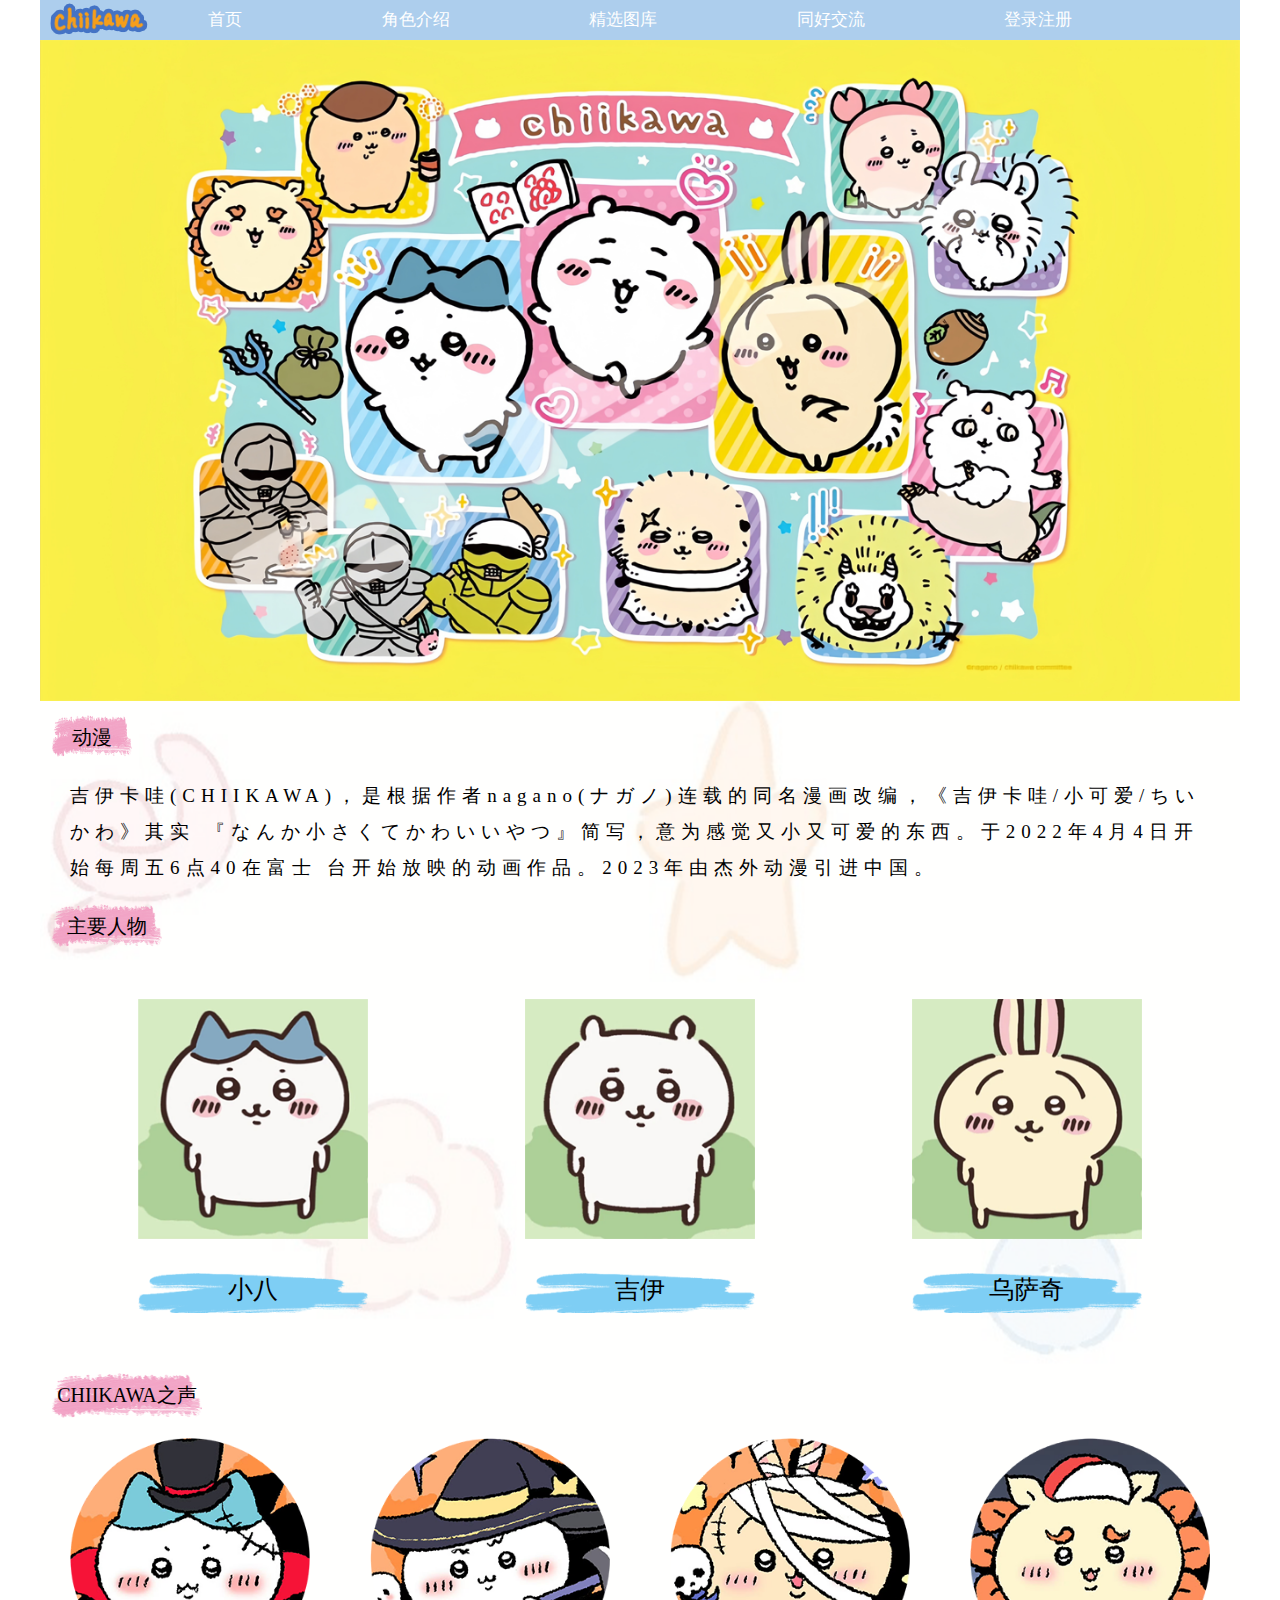
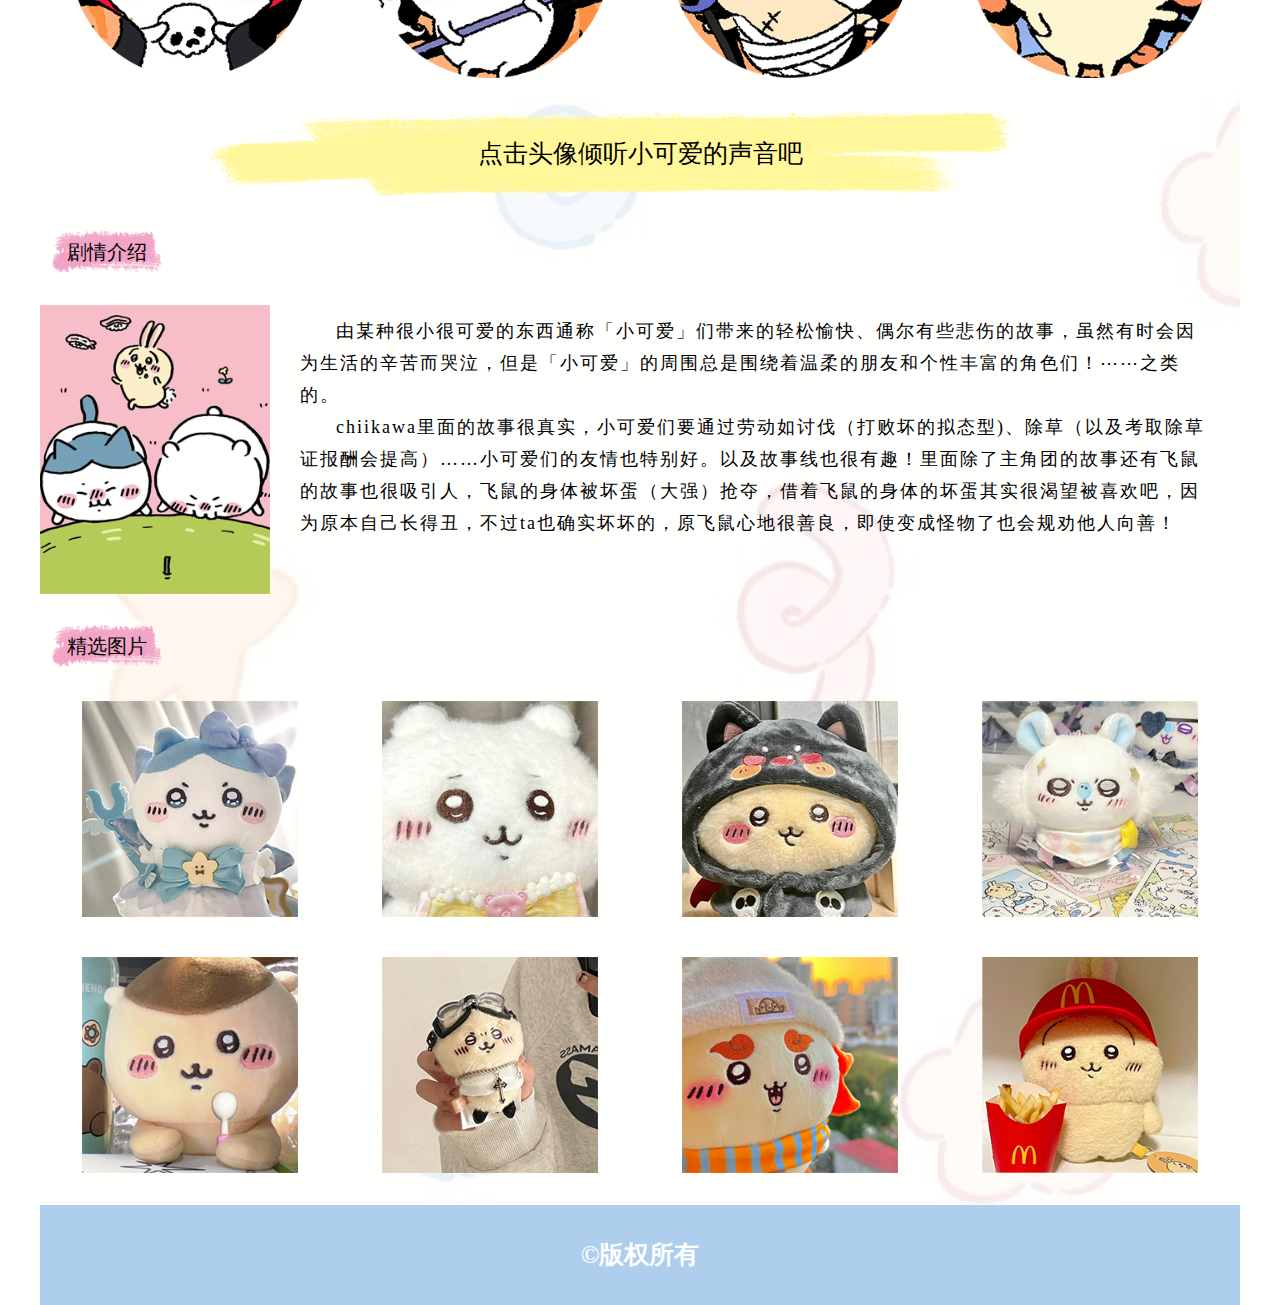
<file: index.html>
<!DOCTYPE html>
<html lang="en">
<head>
    <meta charset="UTF-8">
    <meta name="viewport" content="width=device-width, initial-scale=1.0">
    <title>CHIIKAWA</title>
    <link rel="stylesheet" href="./css/style.css">
    <link rel="stylesheet" href="./css/index.css">
</head>
<body>
    <main>
        <div class="top">
            <img src="./img/logo.png" alt="" style="position: absolute;left: 10px;top:3px;">
            <ul class="nav">
                <li><a href="index.html">首页</a></li>
                <li><a href="people.html">角色介绍</a></li>
                <li><a href="photo.html">精选图库</a></li>
                <li><a href="comment.html">同好交流</a></li>
                <li><a href="login.html">登录注册</a></li>
            </ul>
        </div>
        <div class="banner">
            <img src="./img/banner.png" alt="">
        </div>
        <div class="title" style="width: 80px;background:url(./img/题框2.png) no-repeat;
        background-size:contain;">
            动漫
        </div>
        <div class="info">
            <p>吉伊卡哇(CHIIKAWA)，是根据作者nagano(ナガノ)连载的同名漫画改编，《吉伊卡哇/小可爱/ちいかわ》其实
       『なんか小さくてかわいいやつ』简写，意为感觉又小又可爱的东西。于2022年4月4日开始每周五6点40在富士
        台开始放映的动画作品。2023年由杰外动漫引进中国。</p>
        </div>
        <div class="title" style="width: 110px;background:url(./img/题框1.png) no-repeat;
        background-size:contain;">
            主要人物
        </div>
        <div class="rens">
            <div class="ren">
                <img src="./img/ren1.png" alt="">
                <p>小八
                </p>
                
            </div>
            <div class="ren">
                <img src="./img/ren2.png" alt="">
                <p>吉伊</p>
                
            </div>
            <div class="ren">
                <img src="./img/ren3.png" alt="">
                <p>乌萨奇</p>
                
            </div>
        </div>
        <div class="title" style="width: 150px;background:url(./img/题框1\ 拷贝.png) no-repeat;
        background-size:contain;">
            CHIIKAWA之声
        </div>
        <div class="img">
            <img src="./img/img1.png" alt="" onclick="playAudio(1)">
            <img src="./img/img2.png" alt="" onclick="playAudio(2)">
            <img src="./img/img3.png" alt="" onclick="playAudio(3)">
            <img src="./img/img4.png" alt="" onclick="playAudio(4)">
            <audio id="audio1" src="./audio/1八字刘海.mp3"></audio>
            <audio id="audio2" src="./audio/2全白.mp3"></audio>
            <audio id="audio3" src="./audio/3黄色兔子.mp3"></audio>
            <audio id="audio4" src="./audio/4狮子.mp3"></audio>
        </div>
        <p style="width:72%;height: 88px;line-height: 88px;background-color: pink;margin:32px auto;background: url(./img/图层\ 7.png) no-repeat;background-size: contain;text-align: center;font-size: 25px;">点击头像倾听小可爱的声音吧</p>

        <div class="title" style="width: 110px;background:url(./img/题框1.png) no-repeat;
        background-size:contain;">
            剧情介绍
        </div>
        <div class="content">
            <img src="./img/剧情简介图片.png" alt="">
            <div style="padding:10px 30px;">
                <p>由某种很小很可爱的东西通称「小可爱」们带来的轻松愉快、偶尔有些悲伤的故事，虽然有时会因为生活的辛苦而哭泣，但是「小可爱」的周围总是围绕着温柔的朋友和个性丰富的角色们！⋯⋯之类的。</p>
                <p>chiikawa里面的故事很真实，小可爱们要通过劳动如讨伐（打败坏的拟态型)、除草（以及考取除草证报酬会提高）……小可爱们的友情也特别好。以及故事线也很有趣！里面除了主角团的故事还有飞鼠的故事也很吸引人，飞鼠的身体被坏蛋（大强）抢夺，借着飞鼠的身体的坏蛋其实很渴望被喜欢吧，因为原本自己长得丑，不过ta也确实坏坏的，原飞鼠心地很善良，即使变成怪物了也会规劝他人向善！</p>
            </div>
        </div>
        <div class="title" style="width: 110px;background:url(./img/题框1.png) no-repeat;
        background-size:contain;">
            精选图片
        </div>
        <div class="photo">
            <img src="./img/photo1.png" alt="">
            <img src="./img/photo2.png" alt="">
            <img src="./img/photo3.png" alt="">
            <img src="./img/photo4.png" alt="">
            <img src="./img/photo5.png" alt="">
            <img src="./img/photo6.png" alt="">
            <img src="./img/photo7.png" alt="">
            <img src="./img/photo8.png" alt="">
        </div>
        <footer>
            &copy;版权所有
        </footer>
    </main>
</body>
<script src="./js/1.js"></script>
</html>
</file>
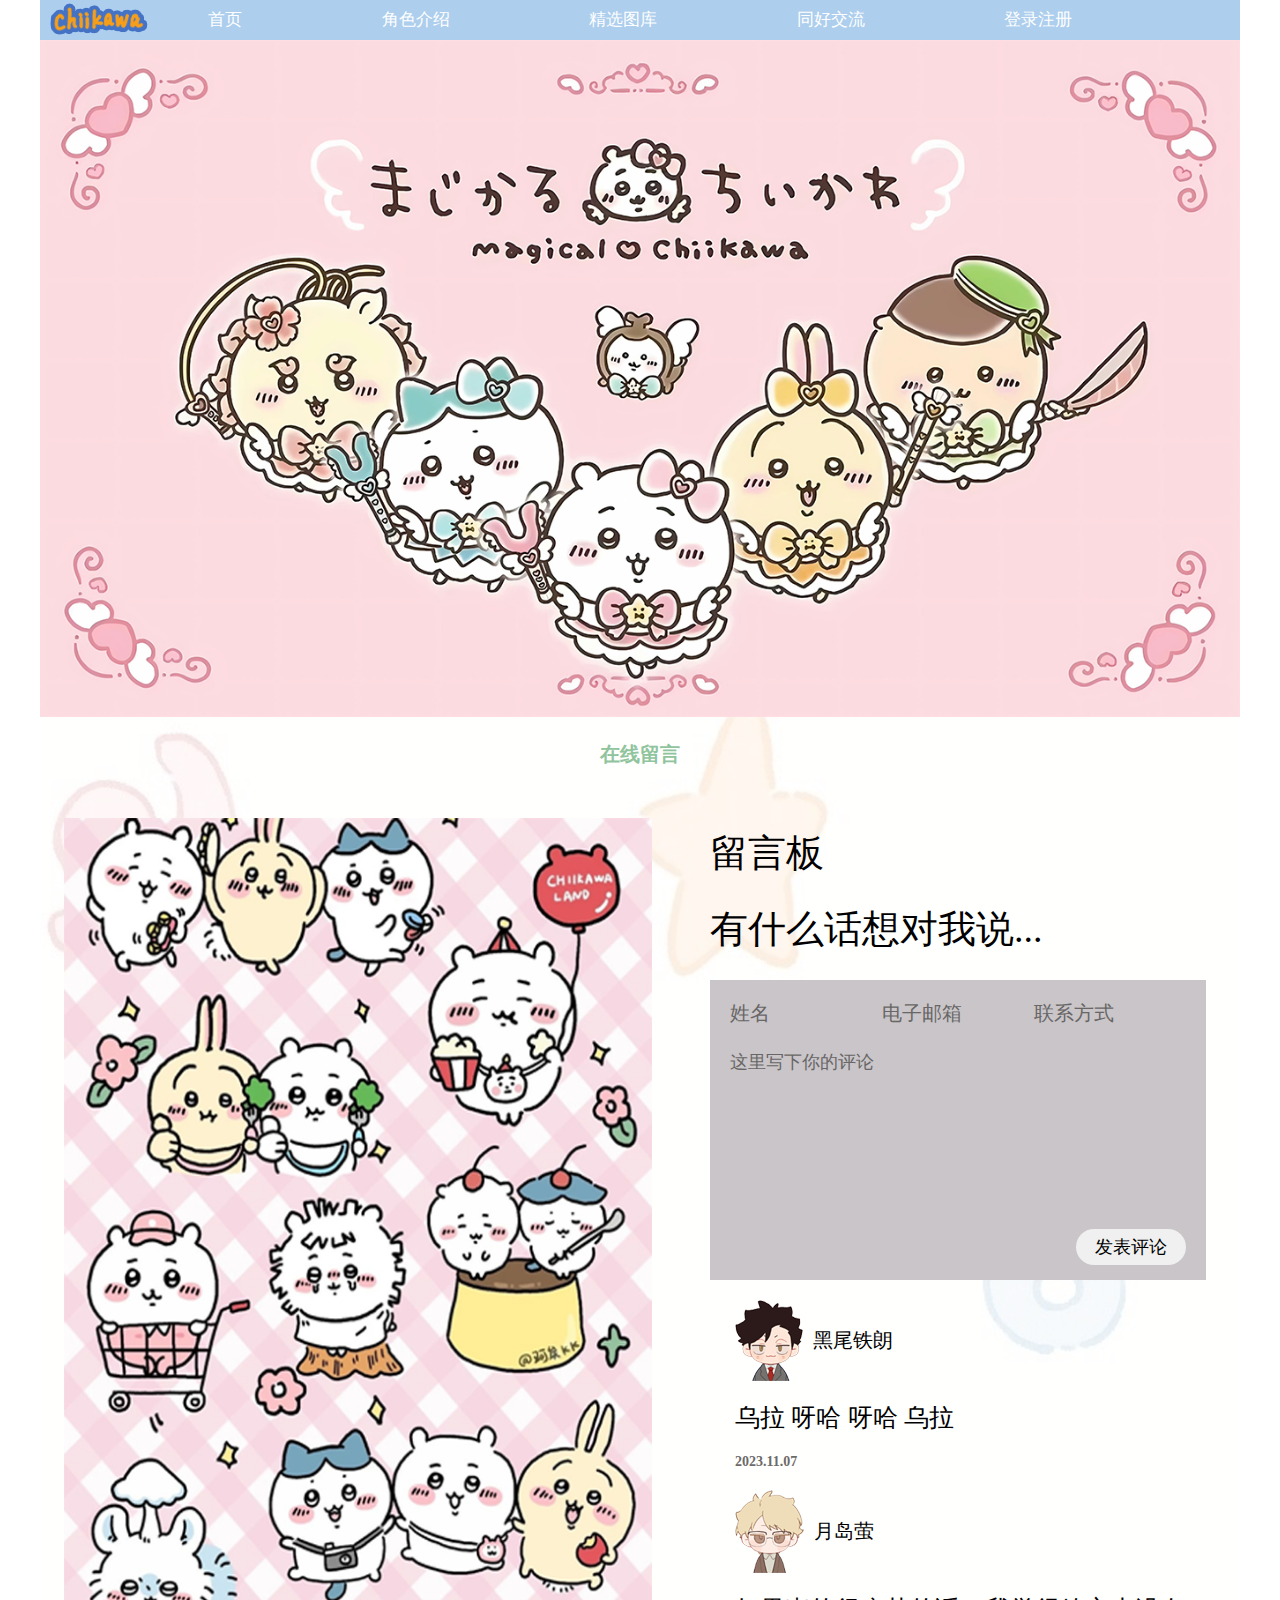
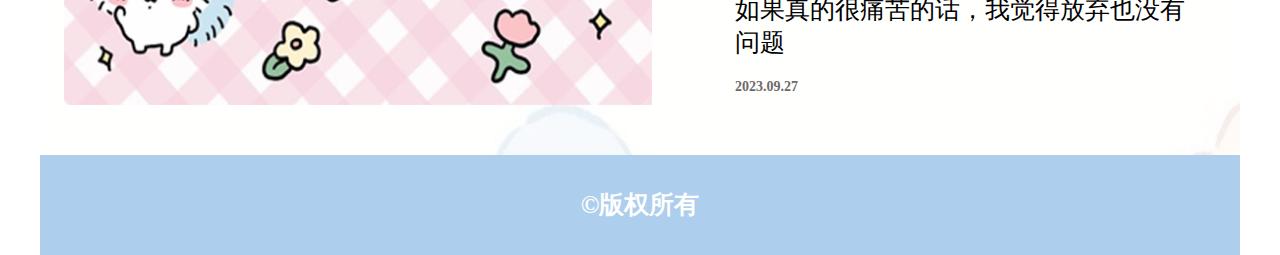
<file: comment.html>
<!DOCTYPE html>
<html lang="en">
<head>
    <meta charset="UTF-8">
    <meta name="viewport" content="width=device-width, initial-scale=1.0">
    <title>CHIIKAWA</title>
    <link rel="stylesheet" href="./css/style.css">
    <link rel="stylesheet" href="./css/comment.css">
</head>
<body>
    <main>
        <div class="top">
            <img src="./img/logo.png" alt="" style="position: absolute;left: 10px;top:3px;">
            <ul class="nav">
                <li><a href="index.html">首页</a></li>
                <li><a href="people.html">角色介绍</a></li>
                <li><a href="photo.html">精选图库</a></li>
                <li><a href="comment.html">同好交流</a></li>
                <li><a href="login.html">登录注册</a></li>
            </ul>
        </div>
        <div class="banner">
            <img src="./img/banner3.png" alt="">
        </div>
        
        <h3 style="color:#90c49d;text-align: center;font-size: 20px;margin:20px 0 32px 0;">在线留言</h3>
       <div class="content">
        <img src="./img/side.png" alt="">
        <div class="info">
            <p style="font-size: 38px;">留言板</p>
            <p style="font-size: 38px;margin:25px 0;">有什么话想对我说...</p>
            <div class="box">
                <div class="tab">
                    <span>姓名</span>
                    <span>电子邮箱</span>
                    <span>联系方式</span>
                </div>
                <p style="font-size: 18px;color:#686666;">这里写下你的评论</p>
                <div class="btn">发表评论</div>
            </div>
            <div class="head">
                <img src="./img/head1.png" alt="">
                <span>黑尾铁朗</span>
            </div>
            <p style="margin-left: 25px;font-size: 25px;">乌拉 呀哈 呀哈 乌拉</p>
            <p style="font-size: 14px;color:#6d6a6a;margin-left: 25px;margin-top: 20px;font-weight: 600;">2023.11.07</p>
            <div class="head">
                <img src="./img/head2.png" alt="">
                <span>月岛萤</span>
            </div>
            <p style="margin-left: 25px;font-size: 25px;">如果真的很痛苦的话，我觉得放弃也没有问题
            </p>
            <p style="font-size: 14px;color:#6d6a6a;margin-left: 25px;margin-top: 20px;font-weight: 600;">2023.09.27</p>
        </div>
       </div>
        <footer>
            &copy;版权所有
        </footer>
    </main>
</body>
</html>
</file>
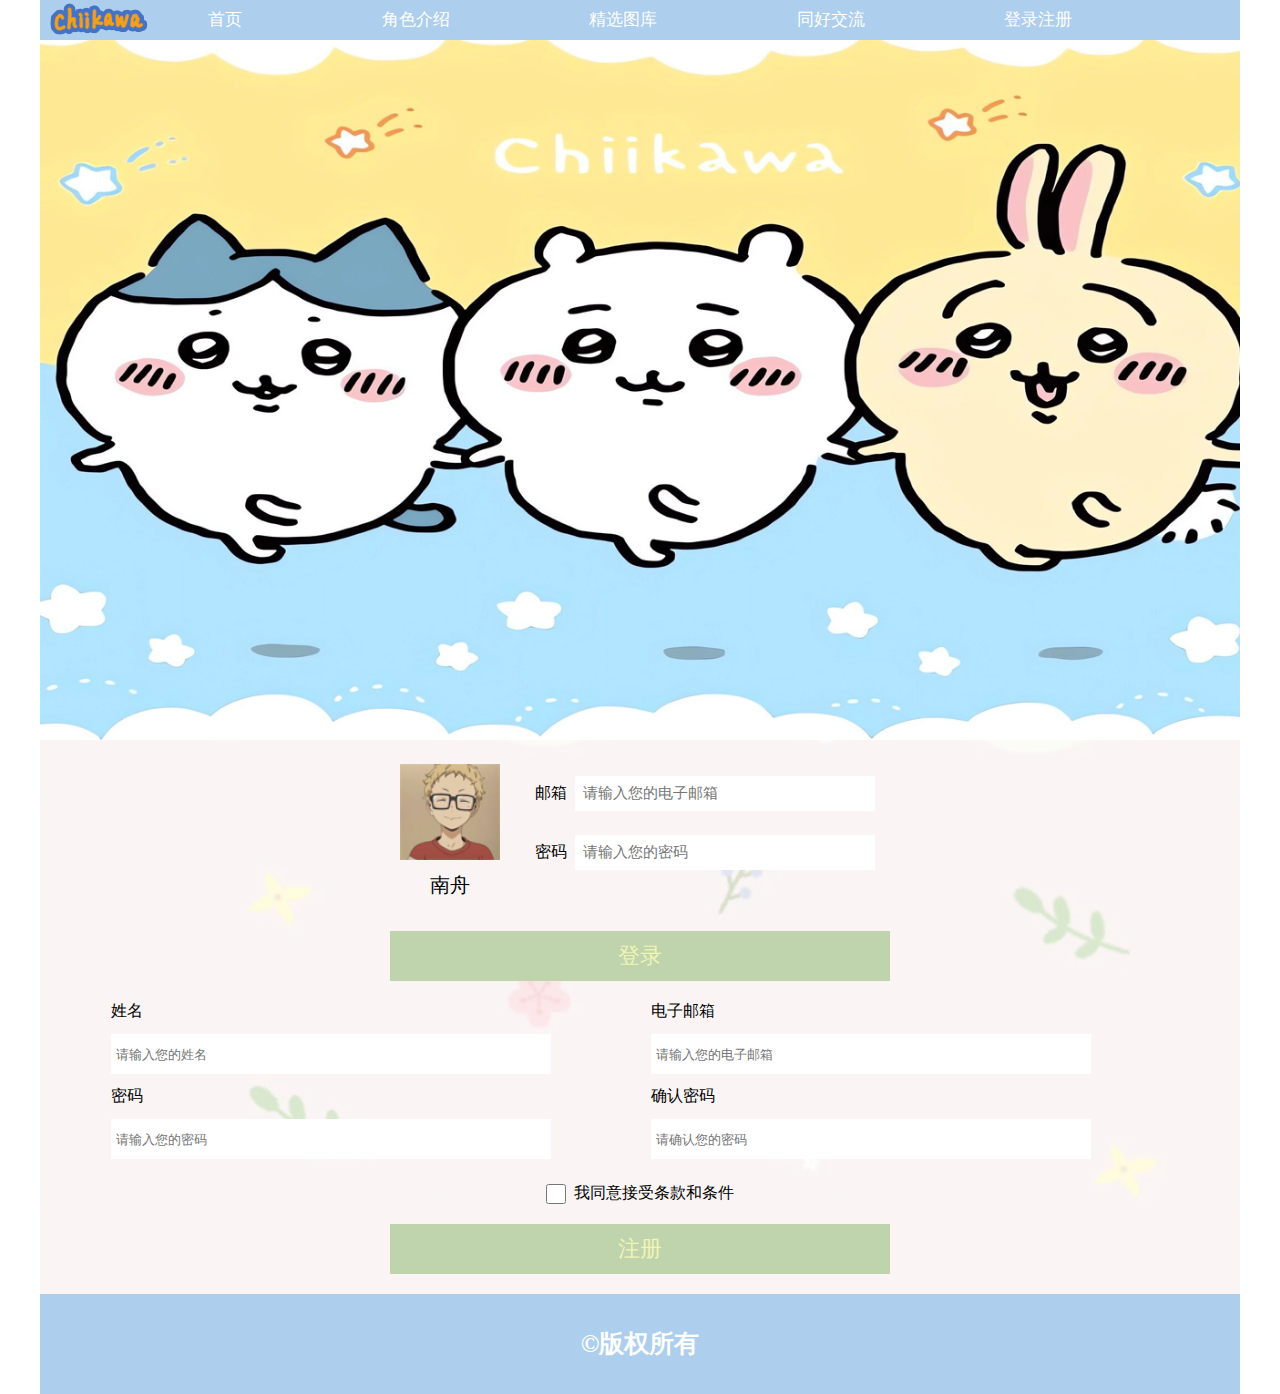
<file: login.html>
<!DOCTYPE html>
<html lang="en">
<head>
    <meta charset="UTF-8">
    <meta name="viewport" content="width=device-width, initial-scale=1.0">
    <title>CHIIKAWA</title>
    <link rel="stylesheet" href="./css/style.css">
    <link rel="stylesheet" href="./css/login.css">
</head>
<body>
    <main>
        <div class="top">
            <img src="./img/logo.png" alt="" style="position: absolute;left: 10px;top:3px;">
            <ul class="nav">
                <li><a href="index.html">首页</a></li>
                <li><a href="people.html">角色介绍</a></li>
                <li><a href="photo.html">精选图库</a></li>
                <li><a href="comment.html">同好交流</a></li>
                <li><a href="login.html">登录注册</a></li>
            </ul>
        </div>
        <div class="banner">
            <img src="./img/banner5.png" alt="">
        </div>
       <div class="login">
        <div class="head">
            <img src="./img/nan.png" alt="">
            <span>南舟</span>
        </div>
          <div style="margin-left: 35px;display: flex;flex-direction: column;">
            <div class="input1">
            邮箱<input type="text" placeholder="请输入您的电子邮箱">
            </div>
            <div class="input1">
            密码<input type="text" placeholder="请输入您的密码">
            </div>
          </div>
          
       </div>
       <div class="btn">
            登录
          </div>

          <div class="register">
            <div class="input2">
                <span>姓名</span>
                <input type="text" placeholder="请输入您的姓名">
            </div>
            <div class="input2">
                <span>电子邮箱</span>
                <input type="text" placeholder="请输入您的电子邮箱">
            </div>
            <div class="input2">
                <span>密码</span>
                <input type="text" placeholder="请输入您的密码">
            </div>
            <div class="input2">
                <span>确认密码</span>
                <input type="text" placeholder="请确认您的密码">
            </div>
          </div>
          <p style="display: flex;align-items: center;justify-content: center;margin:12px 0;"><input type="checkbox" style="width:20px;height:20px;" ><span style="margin-left: 8px;">我同意接受条款和条件</span></p>
          <div class="btn">
            注册
          </div>
        <footer>
            &copy;版权所有
        </footer>
    </main>
</body>
</html>
</file>
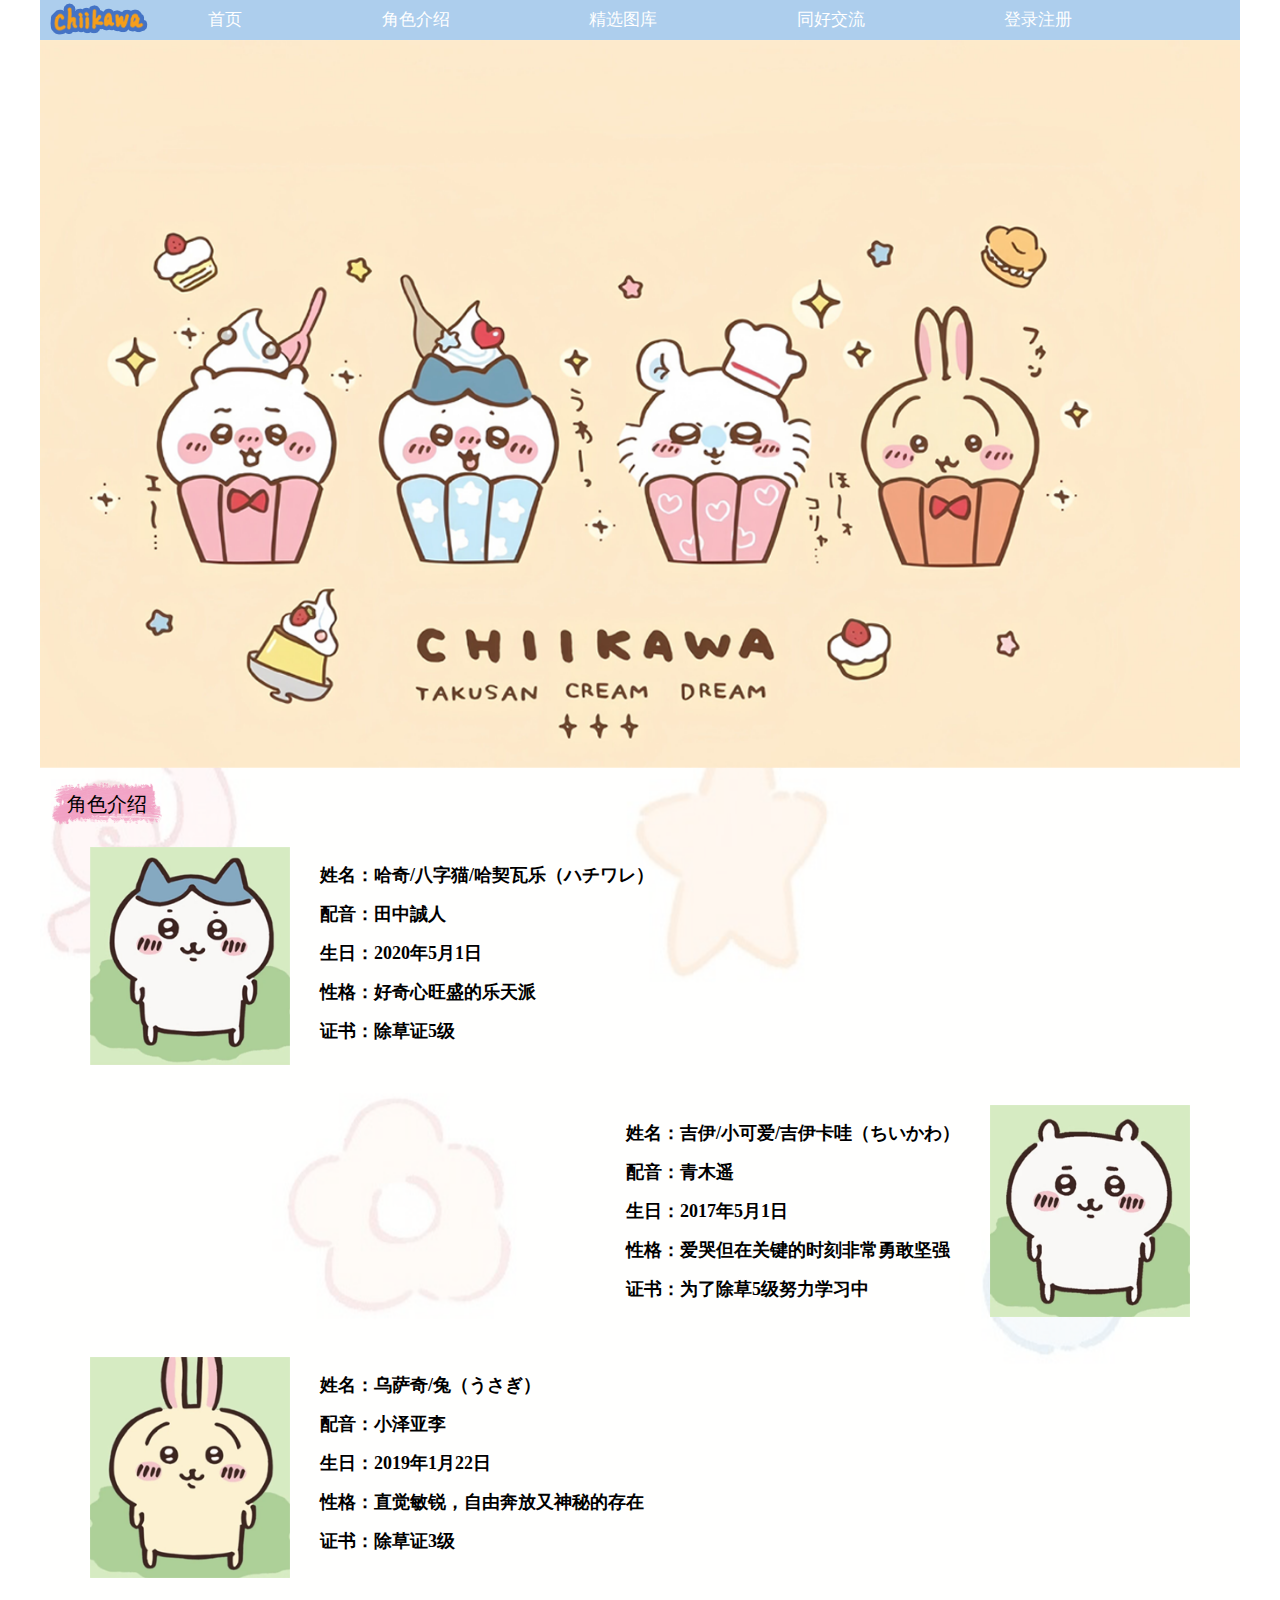
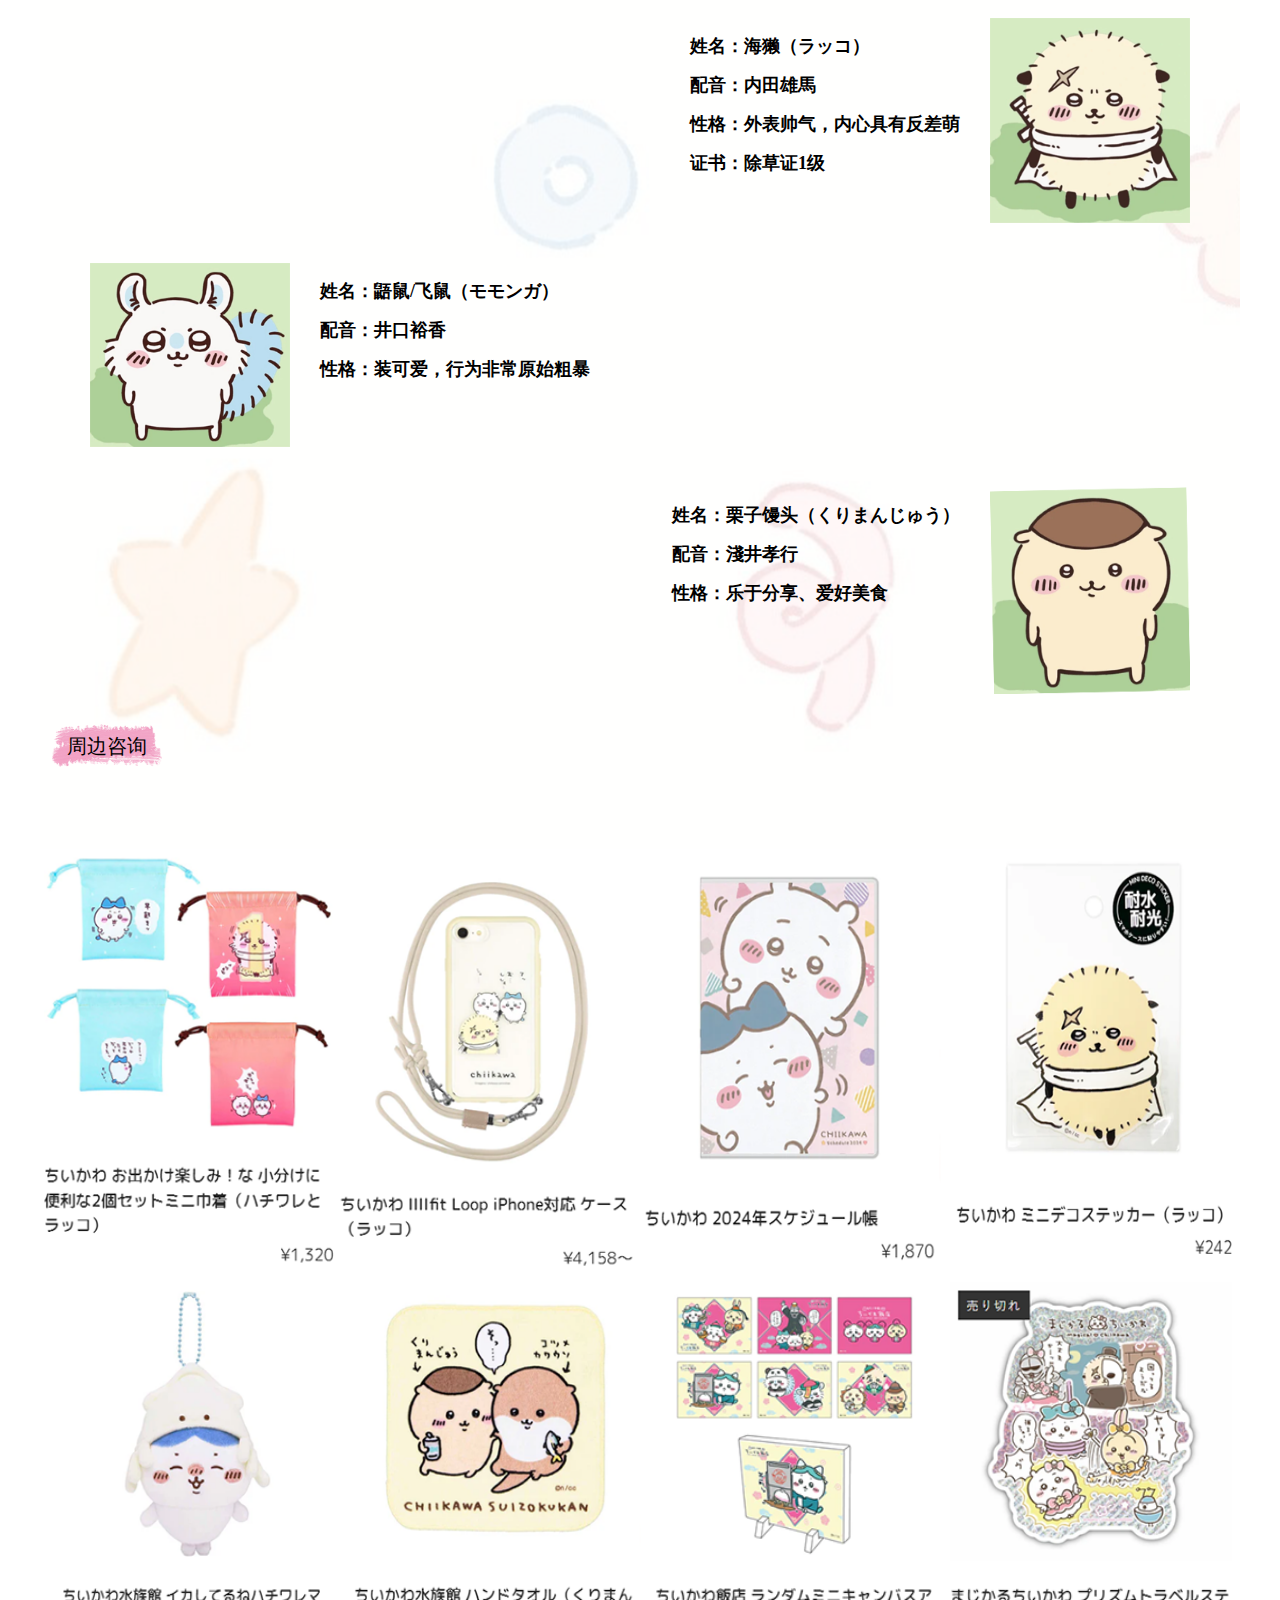
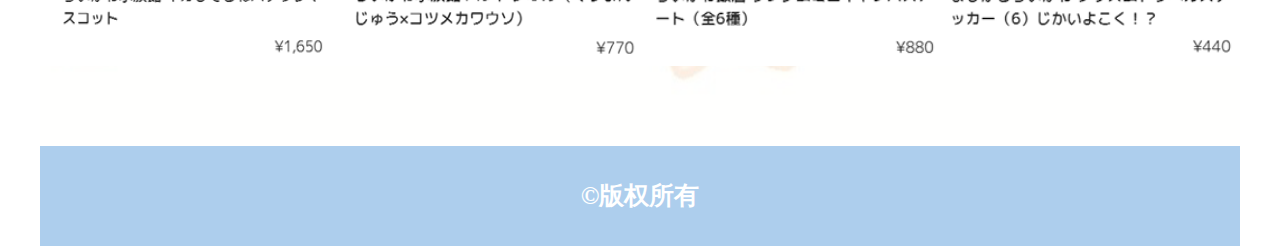
<file: people.html>
<!DOCTYPE html>
<html lang="en">
<head>
    <meta charset="UTF-8">
    <meta name="viewport" content="width=device-width, initial-scale=1.0">
    <title>CHIIKAWA</title>
    <link rel="stylesheet" href="./css/style.css">
    <link rel="stylesheet" href="./css/people.css">
</head>
<body>
    <main>
        <div class="top">
            <img src="./img/logo.png" alt="" style="position: absolute;left: 10px;top:3px;">
            <ul class="nav">
                <li><a href="index.html">首页</a></li>
                <li><a href="people.html">角色介绍</a></li>
                <li><a href="photo.html">精选图库</a></li>
                <li><a href="comment.html">同好交流</a></li>
                <li><a href="login.html">登录注册</a></li>
            </ul>
        </div>
        <div class="banner">
            <img src="./img/banner2.png" alt="">
        </div>
        
        <div class="title" style="width: 110px;background:url(./img/题框1.png) no-repeat;
        background-size:contain;">
            角色介绍
        </div>
        <div class="people">
            <img src="./img/people1.png" alt="">
            <div class="info">
                <p>姓名：哈奇/八字猫/哈契瓦乐（ハチワレ）</p>
                <p>配音：田中誠人</p>
                <p>生日：2020年5月1日</p>
                <p>性格：好奇心旺盛的乐天派</p>
                <p>证书：除草证5级</p>
            </div>
        </div>
        <div class="people">
            <img src="./img/people2.png" alt="">
            <div class="info">
                <p>姓名：吉伊/小可爱/吉伊卡哇（ちいかわ）</p>
                <p>配音：青木遥</p>
                <p>生日：2017年5月1日</p>
                <p>性格：爱哭但在关键的时刻非常勇敢坚强</p>
                <p>证书：为了除草5级努力学习中</p>
            </div>
        </div>
        <div class="people">
            <img src="./img/people3.png" alt="">
            <div class="info">
                <p>姓名：乌萨奇/兔（うさぎ）</p>
                <p>配音：小泽亚李</p>
                <p>生日：2019年1月22日</p>
                <p>性格：直觉敏锐，自由奔放又神秘的存在</p>
                <p>证书：除草证3级</p>
            </div>
        </div>
        <div class="people">
            <img src="./img/people4.png" alt="">
            <div class="info">
                <p>姓名：海獭（ラッコ）</p>
                <p>配音：内田雄馬</p>
                <p>性格：外表帅气，内心具有反差萌</p>
                <p>证书：除草证1级</p>
            </div>
        </div>
        <div class="people">
            <img src="./img/people5.png" alt="">
            <div class="info">
                <p>姓名：鼯鼠/飞鼠（モモンガ）</p>
                <p>配音：井口裕香</p>
                <p>性格：装可爱，行为非常原始粗暴</p>
            </div>
        </div>
        <div class="people">
            <img src="./img/people6.png" alt="">
            <div class="info">
                <p>姓名：栗子馒头（くりまんじゅう）</p>
                <p>配音：淺井孝行</p>
                <p>性格：乐于分享、爱好美食</p>
            </div>
        </div>
        <div class="title" style="width: 110px;background:url(./img/题框1.png) no-repeat;
        background-size:contain;">
            周边咨询
        </div>
        <div class="bian">
            <img src="./img/bian1.png" alt="">
            <img src="./img/bian2.png" alt="">
            <img src="./img/bian3.png" alt="">
            <img src="./img/bian4.png" alt="">
            <img src="./img/bian5.png" alt="">
            <img src="./img/bian6.png" alt="">
            <img src="./img/bian7.png" alt="">
            <img src="./img/bian8.png" alt="">
        </div>
        <footer>
            &copy;版权所有
        </footer>
    </main>
</body>
</html>
</file>
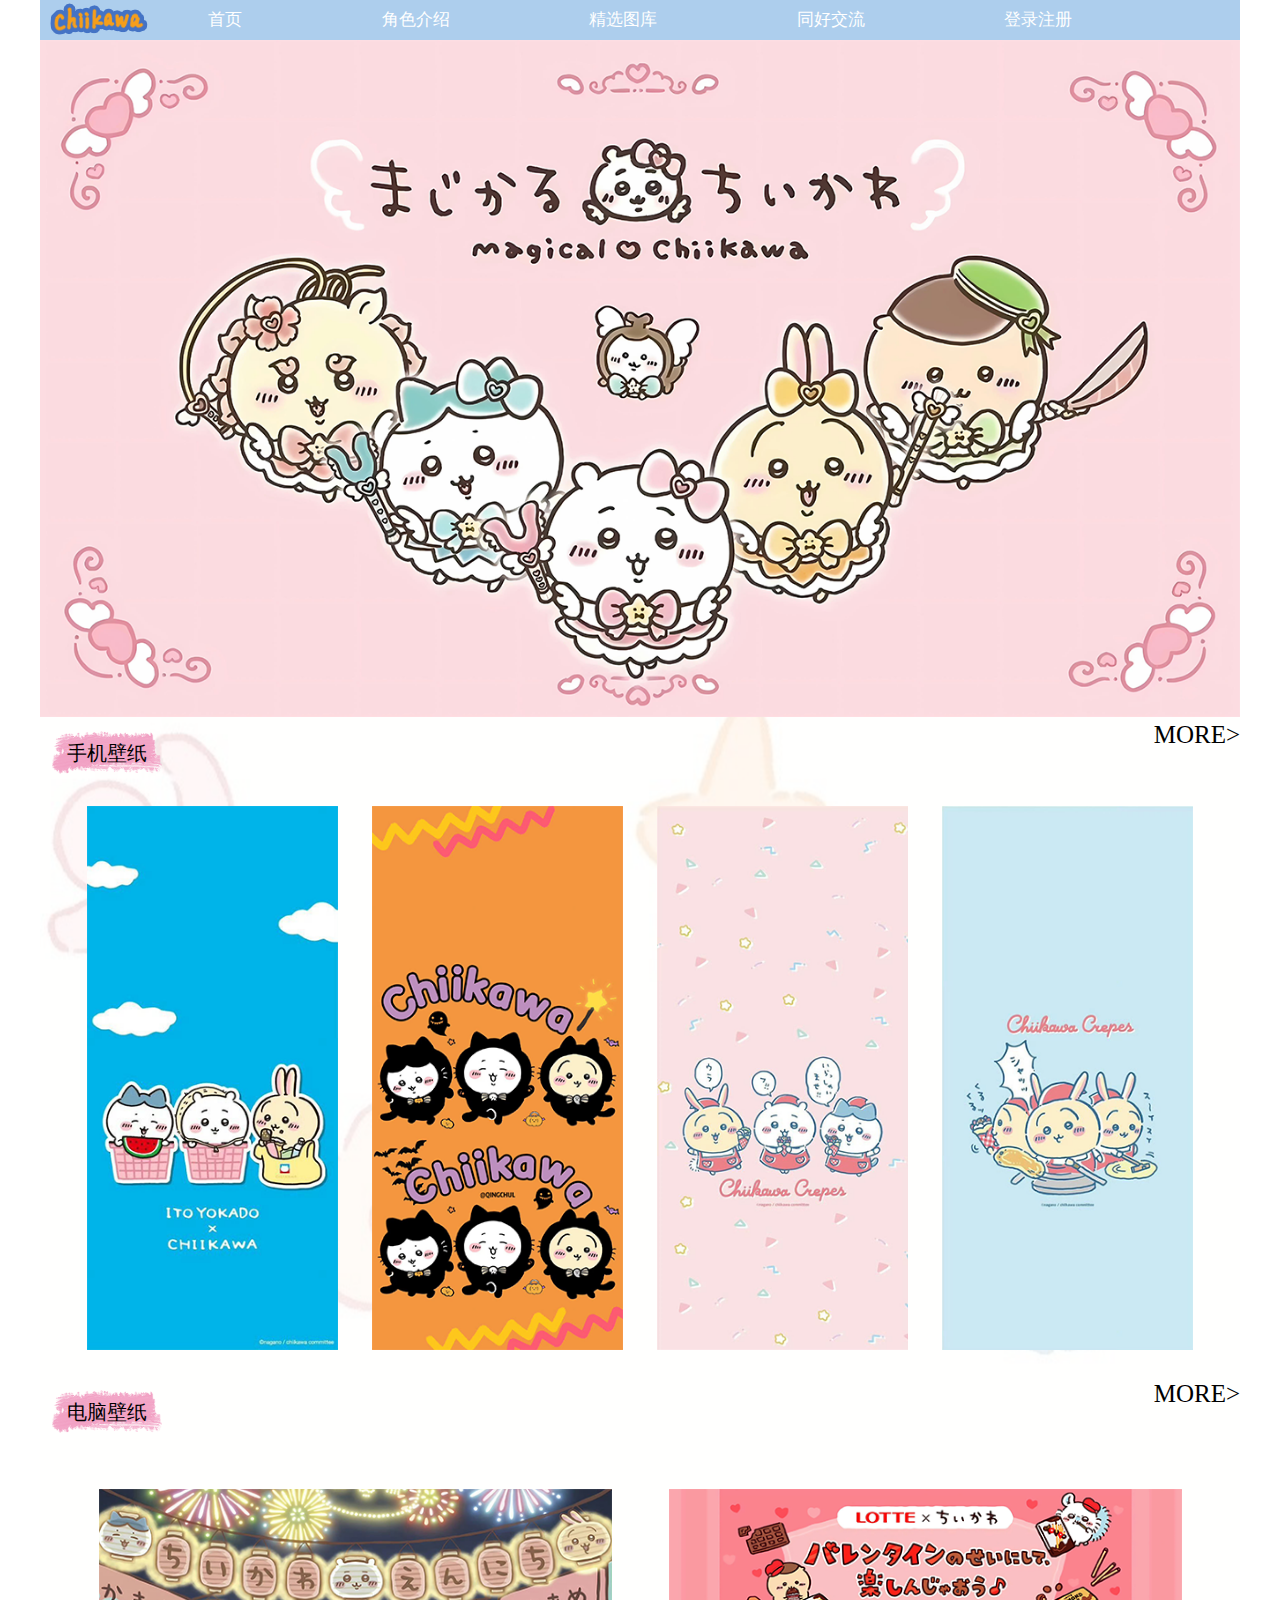
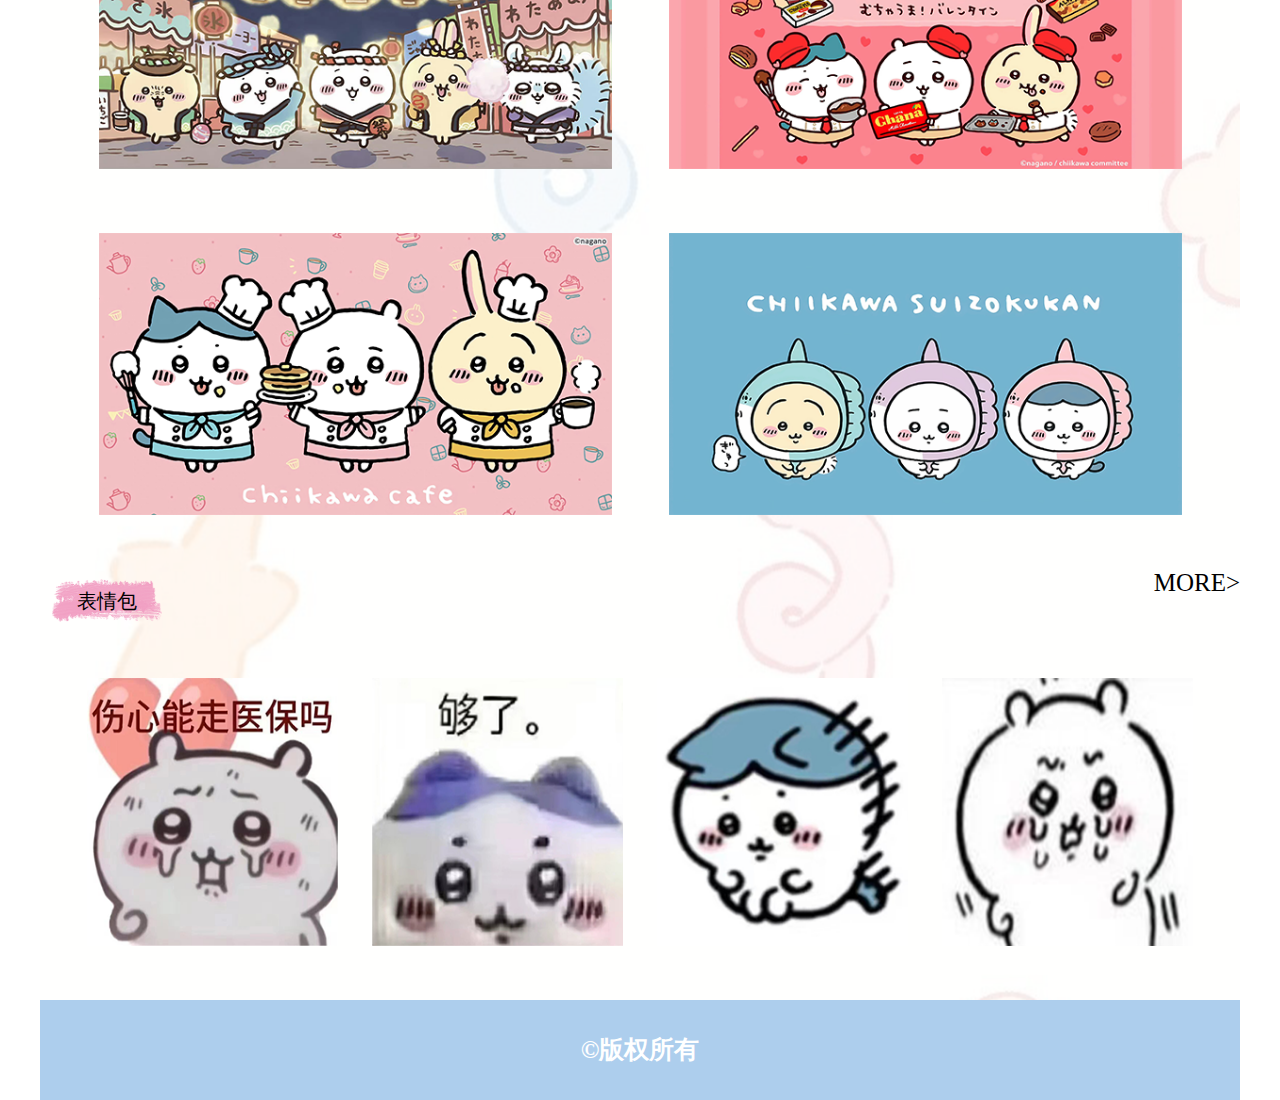
<file: photo.html>
<!DOCTYPE html>
<html lang="en">
<head>
    <meta charset="UTF-8">
    <meta name="viewport" content="width=device-width, initial-scale=1.0">
    <title>CHIIKAWA</title>
    <link rel="stylesheet" href="./css/style.css">
    <link rel="stylesheet" href="./css/photo.css">
</head>
<body>
    <main>
        <div class="top">
            <img src="./img/logo.png" alt="" style="position: absolute;left: 10px;top:3px;">
            <ul class="nav">
                <li><a href="index.html">首页</a></li>
                <li><a href="people.html">角色介绍</a></li>
                <li><a href="photo.html">精选图库</a></li>
                <li><a href="comment.html">同好交流</a></li>
                <li><a href="login.html">登录注册</a></li>
            </ul>
        </div>
        <div class="banner">
            <img src="./img/banner3.png" alt="">
        </div>
        <div style="display: flex;justify-content: space-between;">
        <div class="title" style="width: 110px;background:url(./img/题框1.png) no-repeat;
        background-size:contain;">
            手机壁纸 
        </div>
        <div class="more" style="font-size: 25px;">
            MORE>
        </div>
</div>
        <div class="shou">
            <img src="./img/shou1.png" alt="">
            <img src="./img/shou2.png" alt="">
            <img src="./img/shou3.png" alt="">
            <img src="./img/shou4.png" alt="">
        </div>
    </div>
    <div style="display: flex;justify-content: space-between;">
    <div class="title" style="width: 110px;background:url(./img/题框1.png) no-repeat;
    background-size:contain;">
        电脑壁纸 
    </div>
    <div class="more" style="font-size: 25px;">
        MORE>
    </div>
</div>
<div class="dian">
    <img src="./img/dian1.png" alt="">
    <img src="./img/dian2.png" alt="">
    <img src="./img/dian3.png" alt="">
    <img src="./img/dian4.png" alt="">
</div>
</div>
<div style="display: flex;justify-content: space-between;">
<div class="title" style="width: 110px;background:url(./img/题框1.png) no-repeat;
background-size:contain;">
    表情包 
</div>
<div class="more" style="font-size: 25px;">
    MORE>
</div>
</div>
<div class="biao">
    <img src="./img/biao1.png" alt="">
    <img src="./img/biao2.png" alt="">
    <img src="./img/biao3.png" alt="">
    <img src="./img/biao4.png" alt="">
</div>
        <footer>
            &copy;版权所有
        </footer>
    </main>
</body>
</html>
</file>
<file: css/style.css>
*{
    padding:0;
    margin:0;
    text-decoration: none;
    list-style: none;
    box-sizing: border-box;
}
main{
    width: 1200px;
    margin:auto;
}
.top{
    position: relative;
    width:100%;
    height: 40px;
    background-color: #adceed;
}
.nav{
    margin:auto;
    width:72%;
    height: 40px;
    line-height: 40px;
    display: flex;
    justify-content: space-between;
    align-items: center;
}
.top a{
    font-size: 17px;
    color:white;
}
.banner{
    width:100%;
}
.banner>img{
    width: 100%;
}
footer{
    width: 100%;
    height: 100px;
    line-height: 100px;
    color:white;
    background-color: #adceed;
    text-align: center;
    font-weight: 700;
    font-size: 25px;
}
</file>
<file: css/index.css>
main{
    background: url(../img/bg1.png) no-repeat;
}
.title{
    margin:10px 0 0 12px;
    font-size: 20px;
    height: 45px;
    line-height:45px;
    text-align: center;
    
}
.info{
    margin:18px auto;
    width:95%;

}
.info>p{
    line-height: 36px;
    font-size: 19px;
    letter-spacing: 6px;
    font-family: 'Adobe 黑体 Std';
}
.rens{
    padding:50px 20px;
    width:100%;
    display: flex;
    justify-content: space-around;
}
.ren{
    width: 230px;
    position: relative;
}
.ren>img{
    height: 240px;
    width:100%;
}
.ren>p{
    height: 40px;
    background:url(../img/名字的框.png) no-repeat;
    background-size: cover;
    margin-top: 30px;
    width:100%;
    text-align: center;
    font-size: 25px;
}
.img{
    width: 100%;
    margin:20px 0;
    display: flex;
    justify-content: space-around;
}
.img>img{
    width:20%;
    cursor: pointer;
}
.content{
    display: flex;
    width:100%;
    margin:30px 0;
}.content>img{
    width: 230px;
}
.content p{
    font-size: 18px;
    letter-spacing: 2px;
    text-indent: 2em;
    line-height: 32px;
}
.photo{
    margin:12px 0;
    width:100%;
    display: flex;
    flex-wrap: wrap;
    justify-content: space-around;
}
.photo>img{
    margin:20px 15px;
    width:18%;
}
</file>
<file: css/comment.css>
main{
    background: url(../img/bg1.png) no-repeat;
}
.title{
    margin:10px 0 0 12px;
    font-size: 20px;
    height: 45px;
    line-height:45px;
    text-align: center;
    
}
.content{
    margin:50px auto;
    display: flex;
    justify-content: space-around;
}
.content>img{
    width:49%;
}
.info{
    width:43%;
    padding:10px;    
}
.box{
    position: relative;
    width:100%;
    height: 300px;
    background-color: #c9c5c8;
    padding: 20px;
}
.tab{
    color:#686666;
    width:100%;
    display: flex;
}
.tab>span{
    width:33.333%;
    height: 50px;
    font-size: 20px;
}
.btn{
    right: 20px;
    bottom: 15px;
    position: absolute;
    width: 110px;
    height: 36px;
    border-radius: 20px;
    background-color: #f0f0f0;
    cursor: pointer;
    text-align: center;
    line-height: 36px;
    font-size: 18px;
}
.head{
    padding:20px 25px;
    display: flex;
    align-items: center;
}
.head>span{
    font-size: 20px;
    margin-left: 10px;
}
</file>
<file: css/login.css>
main{
    background: url(../img/bg2.png) no-repeat;
    background-size: cover;
}
.title{
    margin:10px 0 0 12px;
    font-size: 20px;
    height: 45px;
    line-height:45px;
    text-align: center;
    
}
.input1>input{
    margin:12px 0 12px 8px;
    border:0;
    width: 300px;
    padding:10px 8px;
    background-color: white;
}
.input1>input::placeholder{
    font-size: 15px;
}
.login{
    display: flex;
    width: 480px;
    margin:20px auto;
}
.head{
    width: 100px;
    display: flex;
    flex-direction: column;
    justify-content: center;
    align-items: center;
}
.head>span{
    margin:12px 0;
    font-size: 20px;
}
.head>img{
    width: 100%;
}
.btn{
    cursor: pointer;
    font-size: 22px;
    color:#f0f5b4;
    text-align: center;
    line-height: 50px;
    margin:20px auto;
    width: 500px;
    height: 50px;
    background-color: #bfd4ad;
}
.register{
    margin:auto;
    width:90%;
    display: flex;
    justify-content: space-around;
    flex-wrap: wrap;
}
.register>.input2{
    width:48%;
    display: flex;
    flex-direction: column;
}
.register>.input2>input{
    width:85%;
    margin:12px 0;
    height: 40px;
    border:0;
    padding-left: 5px;
}
</file>
<file: css/people.css>
main{
    background: url(../img/bg1.png) no-repeat;
}
.title{
    margin:10px 0 0 12px;
    font-size: 20px;
    height: 45px;
    line-height:45px;
    text-align: center;
    
}
.people{
    display: flex;
    padding:20px 50px;

}
.people:nth-child(2n+1){
    flex-direction:row-reverse;
}
.people>img{
    width: 200px;
}
.info{
    padding:1px 30px;
}
.info>p{
    font-weight: 600;
    margin:15px 0;
    font-size: 18px;
}
.bian{
    margin:80px 0;
    width:100%;
    display: flex;
    justify-content: space-between;
    flex-wrap: wrap;
}
.bian>img{
    width: 25%;
}
</file>
<file: css/photo.css>
main{
    background: url(../img/bg1.png) no-repeat;
}
.title{
    margin:10px 0 0 12px;
    font-size: 20px;
    height: 45px;
    line-height:45px;
    text-align: center;
    
}
.shou{
    margin:30px auto;
    padding:0 30px;
    width:100%;
    display: flex;
    justify-content: space-around;
}
.shou>img{
    width:22%;
}
.dian{
    margin:22px auto;
    padding:0 30px;
    width:100%;
    display: flex;
    justify-content: space-around;
    flex-wrap: wrap;
}
.dian>img{
    margin:32px 0;
    width:45%;
}
.biao{
    margin:22px auto;
    padding:0 30px;
    width:100%;
    display: flex;
    justify-content: space-around;
    flex-wrap: wrap;
}
.biao>img{
    margin:32px 0;
    width:22%;
}
</file>
